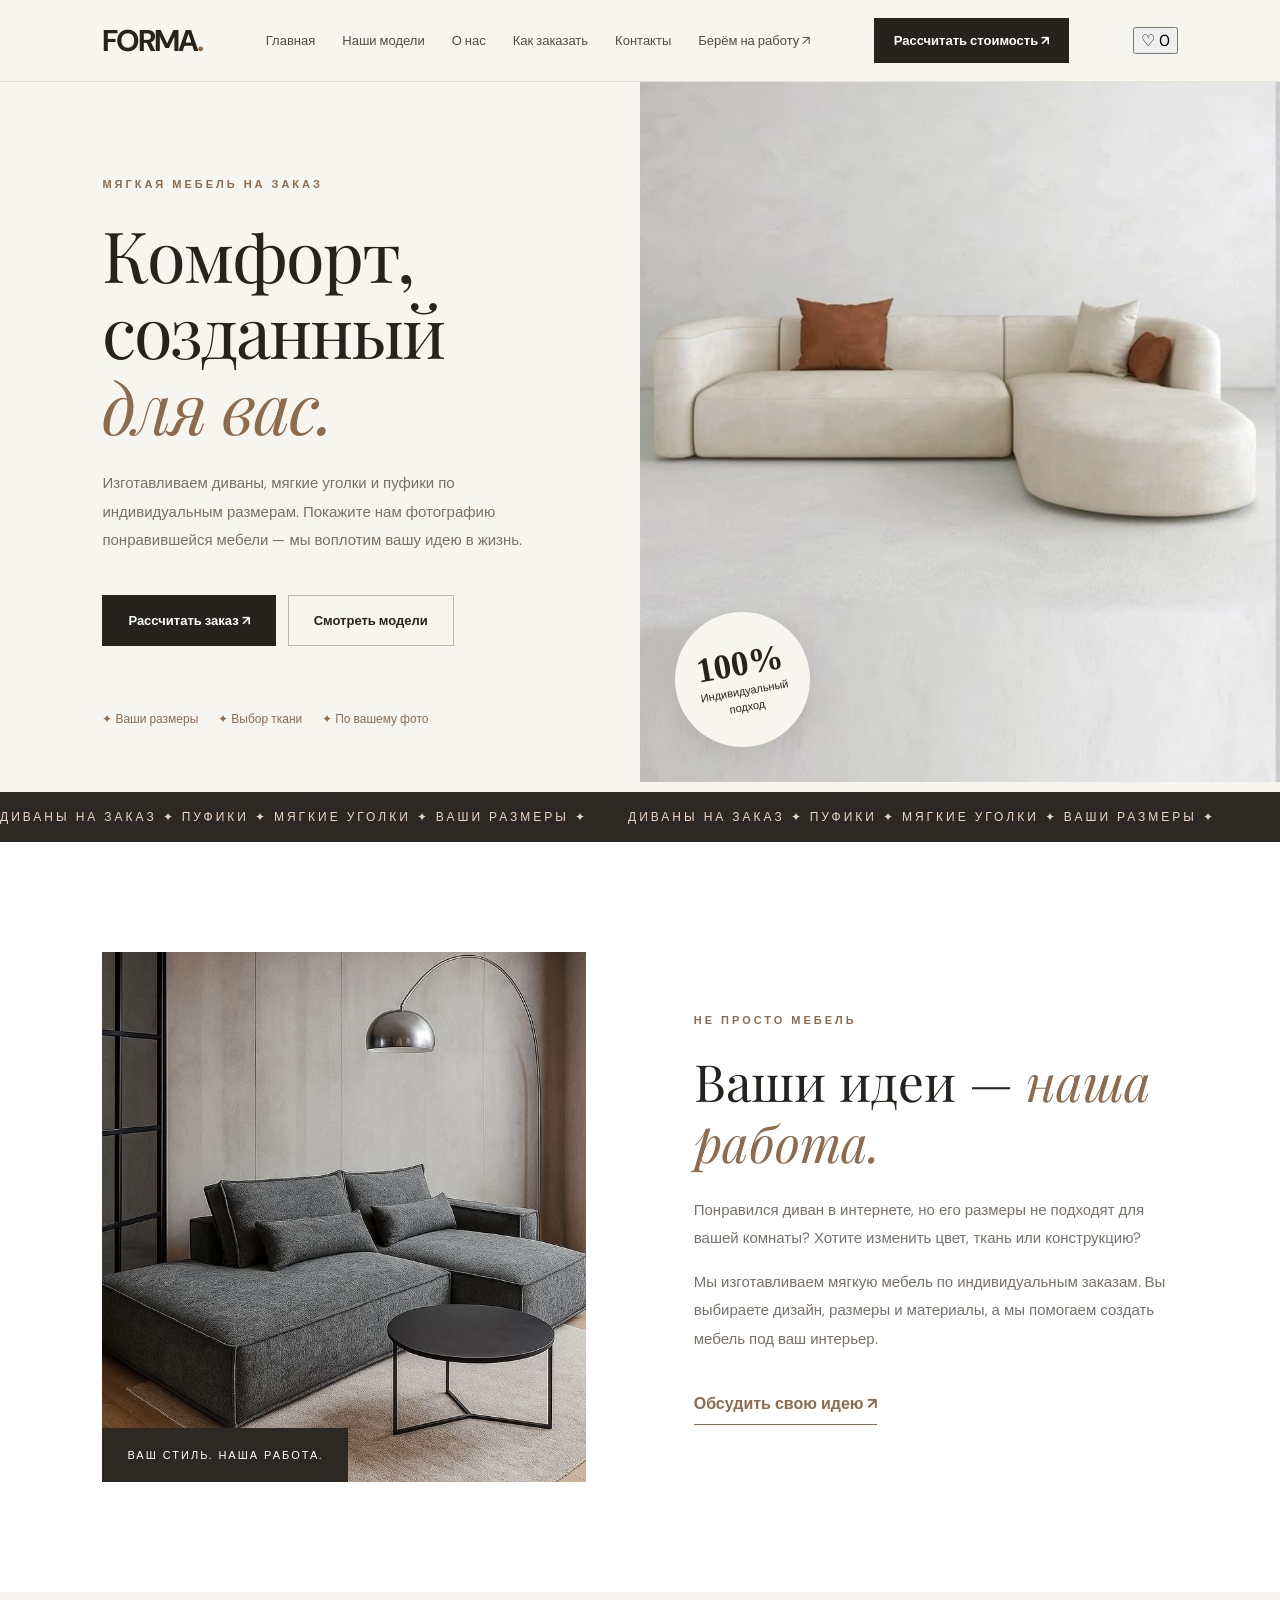
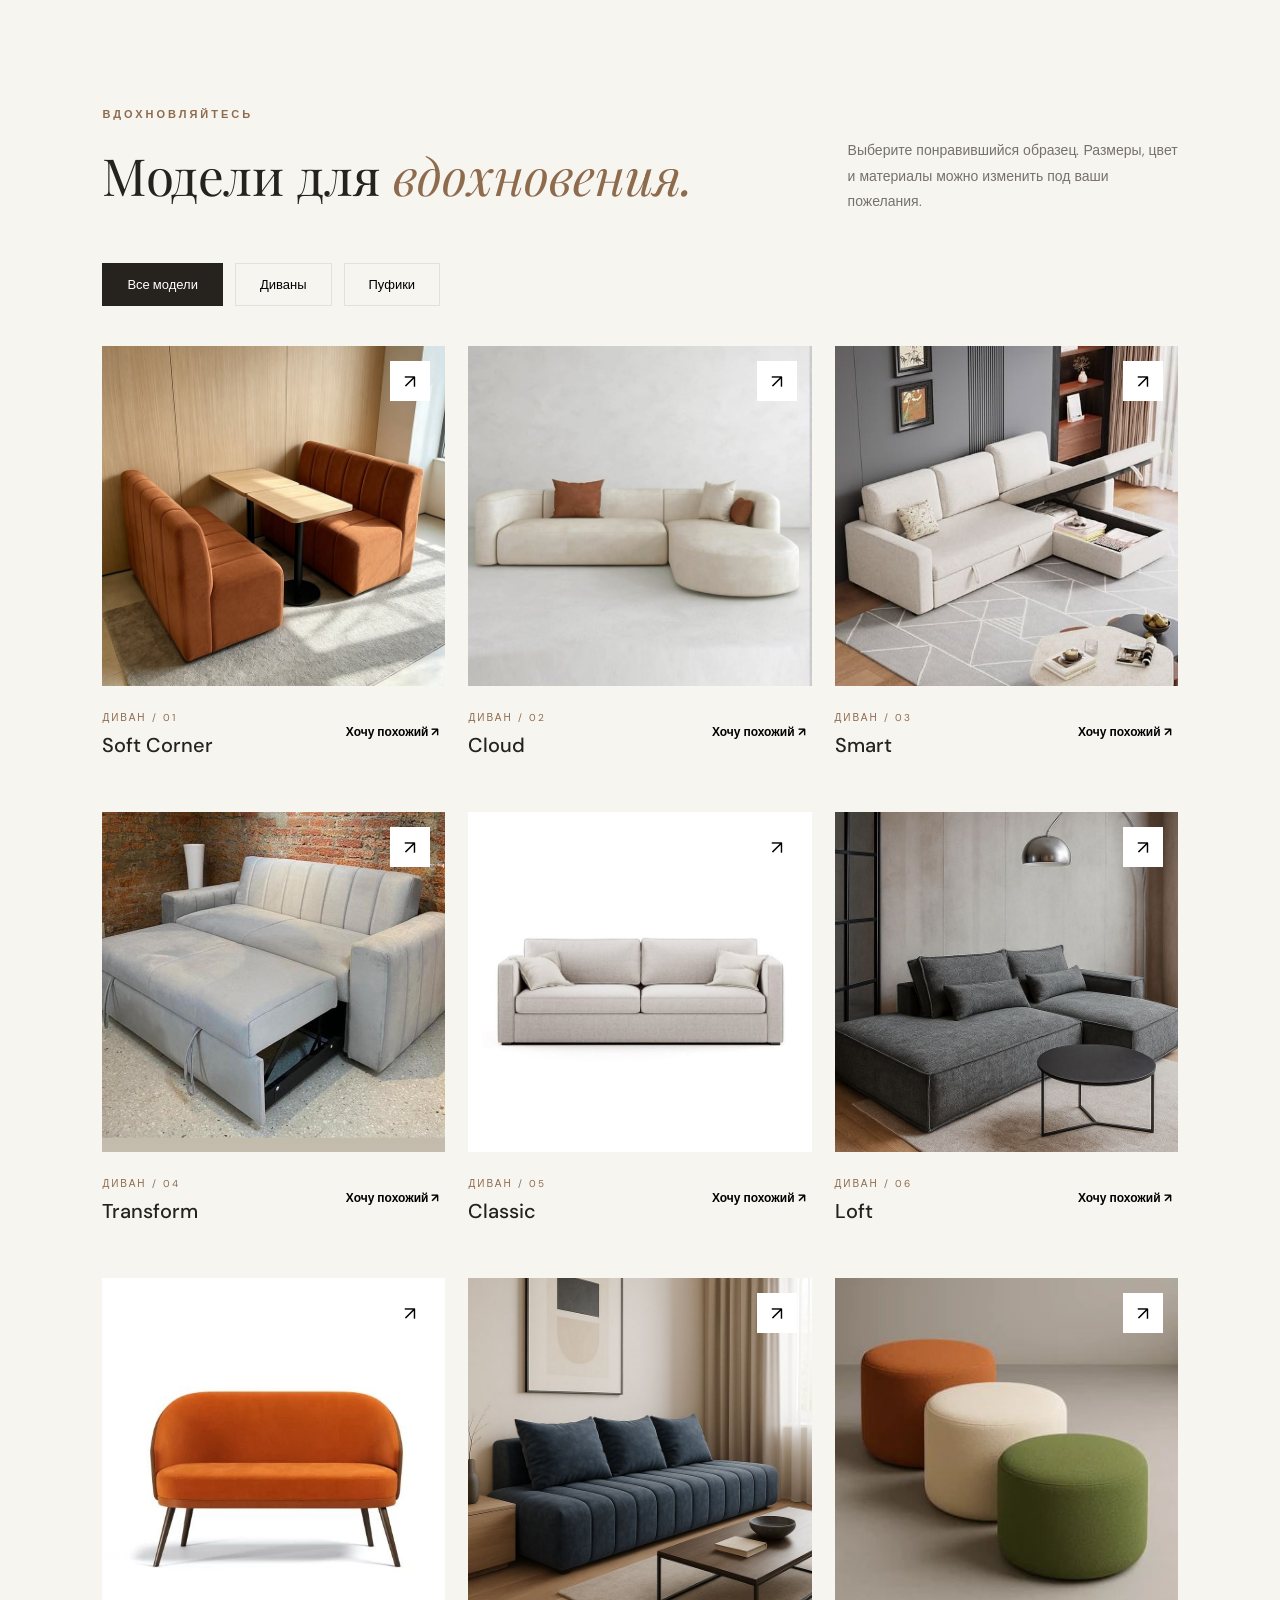
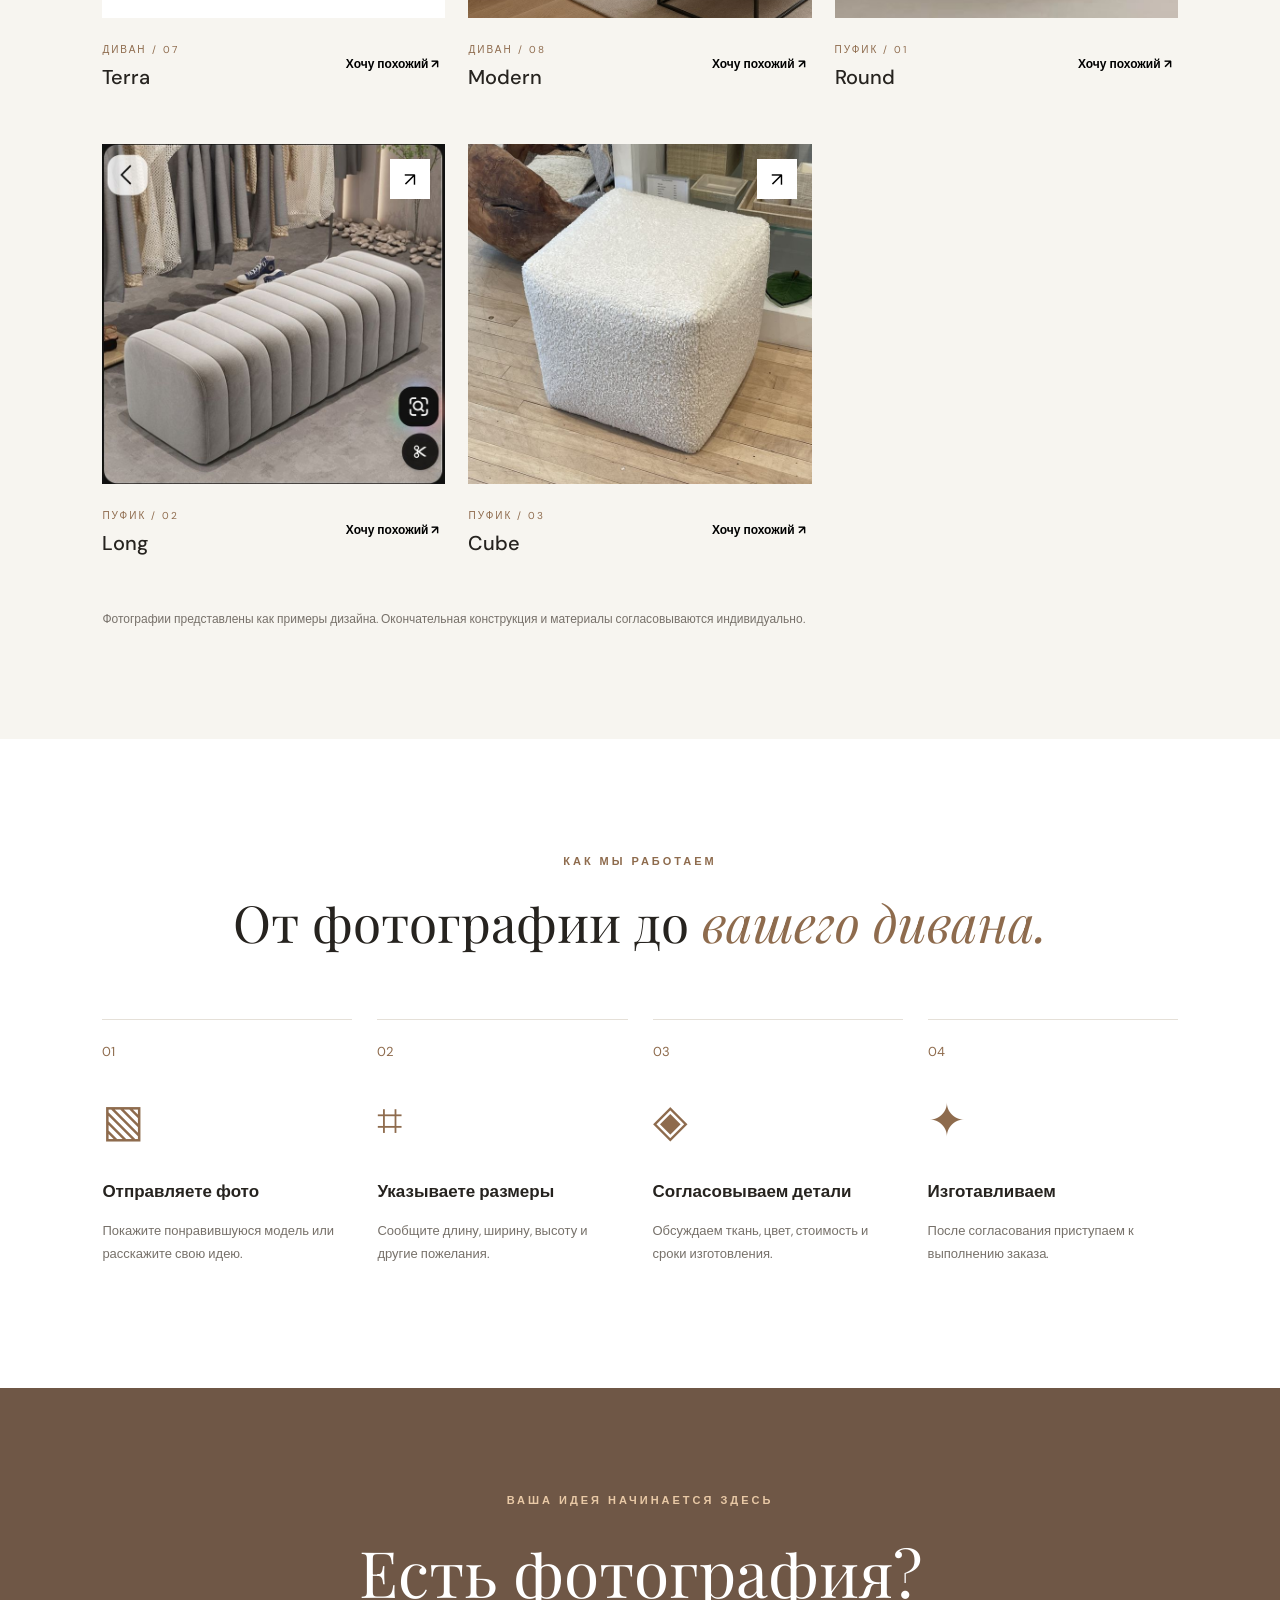
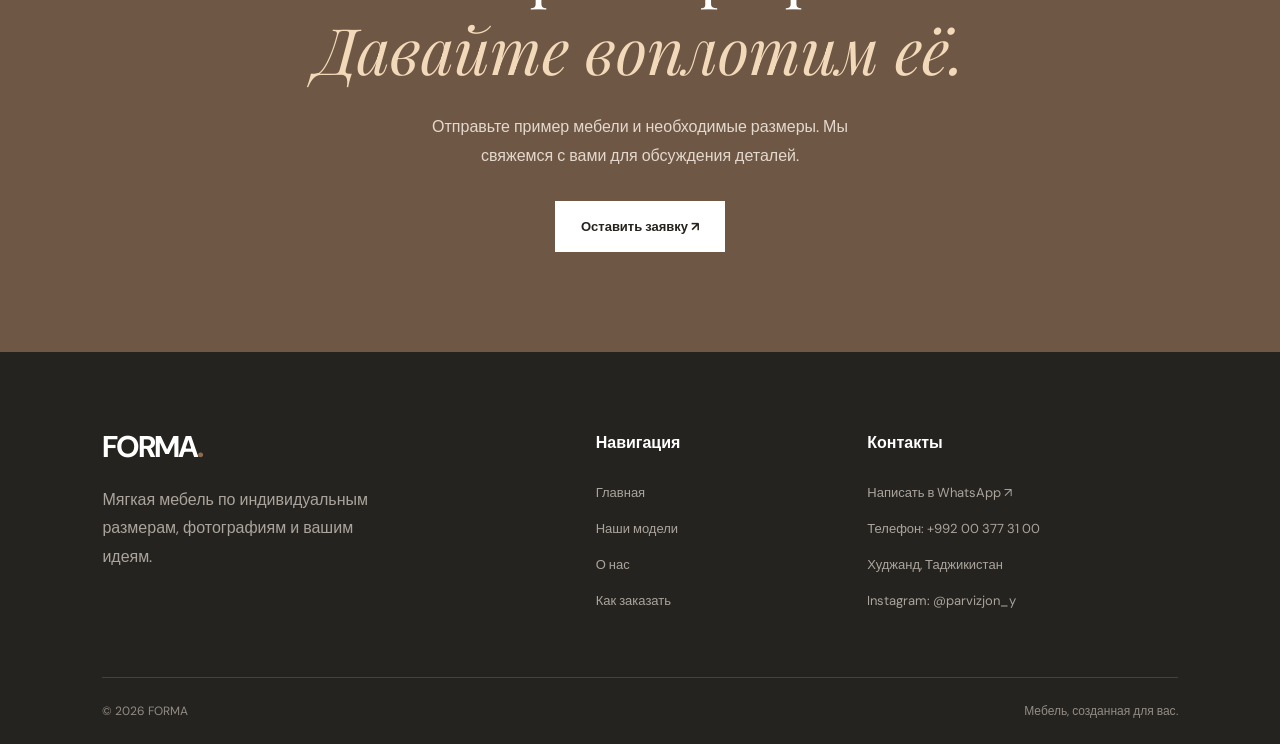
<file: index.html>
<!DOCTYPE html>
<html lang="ru">
<head>
    <meta charset="UTF-8">
    <meta name="viewport" content="width=device-width, initial-scale=1.0">
    <title>FORMA — Мягкая мебель на заказ</title>
    <link rel="stylesheet" href="style.css">
    <script src="script.js" defer></script>
</head>
<body>

<header class="header">
    <a href="#home" class="logo">FORMA<span>.</span></a>

    <nav class="nav" id="nav">
        <a href="#home">Главная</a>
        <a href="#gallery">Наши модели</a>
        <a href="#about">О нас</a>
        <a href="#steps">Как заказать</a>
        <a href="#contacts">Контакты</a>
        <a href="jobs.html">Берём на работу ↗</a>
    </nav>

    <button class="btn btn-dark header-order open-order">
        Рассчитать стоимость ↗
    </button>

    <button class="favorites-header" id="favoritesButton"
        type="button" aria-label="Показать избранное">
    ♡
    <span id="favoritesCount">0</span>
</button>

    <button class="menu-btn" id="menuBtn" aria-label="Меню">☰</button>
</header>

<main>

    <!-- ГЛАВНЫЙ ЭКРАН -->

    <section class="hero" id="home">

        <div class="hero-content">
            <span class="eyebrow">МЯГКАЯ МЕБЕЛЬ НА ЗАКАЗ</span>

            <h1>
                Комфорт,
                созданный
                <em>для вас.</em>
            </h1>

            <p>
                Изготавливаем диваны, мягкие уголки и пуфики
                по индивидуальным размерам.
                Покажите нам фотографию понравившейся мебели —
                мы воплотим вашу идею в жизнь.
            </p>

            <div class="hero-buttons">
                <button class="btn btn-dark open-order">
                    Рассчитать заказ ↗
                </button>

                <a href="#gallery" class="btn btn-outline">
                    Смотреть модели
                </a>
            </div>

            <div class="hero-features">
                <span>✦ Ваши размеры</span>
                <span>✦ Выбор ткани</span>
                <span>✦ По вашему фото</span>
            </div>
        </div>

        <div class="hero-image">
            <img src="images/divan2.jpg" alt="Мягкая мебель на заказ">

            <div class="hero-badge">
                <strong>100%</strong>
                <span>Индивидуальный подход</span>
            </div>
        </div>

    </section>

    <!-- БЕГУЩАЯ СТРОКА -->

    <div class="marquee">
        <div class="marquee-track">
            <span>ДИВАНЫ НА ЗАКАЗ ✦ ПУФИКИ ✦ МЯГКИЕ УГОЛКИ ✦ ВАШИ РАЗМЕРЫ ✦ </span>
            <span>ДИВАНЫ НА ЗАКАЗ ✦ ПУФИКИ ✦ МЯГКИЕ УГОЛКИ ✦ ВАШИ РАЗМЕРЫ ✦ </span>
        </div>
    </div>

    <!-- О НАС -->

    <section class="about section" id="about">

        <div class="about-image">
            <img src="images/divan6.jpg" alt="Современный диван">
            <div class="image-caption">ВАШ СТИЛЬ. НАША РАБОТА.</div>
        </div>

        <div class="about-content">
            <span class="eyebrow">НЕ ПРОСТО МЕБЕЛЬ</span>

            <h2>Ваши идеи — <em>наша работа.</em></h2>

            <p>
                Понравился диван в интернете, но его размеры
                не подходят для вашей комнаты? Хотите изменить
                цвет, ткань или конструкцию?
            </p>

            <p>
                Мы изготавливаем мягкую мебель по индивидуальным
                заказам. Вы выбираете дизайн, размеры и материалы,
                а мы помогаем создать мебель под ваш интерьер.
            </p>

            <button class="text-button open-order">
                Обсудить свою идею ↗
            </button>
        </div>

    </section>

    <!-- ГАЛЕРЕЯ -->

    <section class="gallery-section section" id="gallery">

        <div class="section-heading">
            <div>
                <span class="eyebrow">ВДОХНОВЛЯЙТЕСЬ</span>
                <h2>Модели для <em>вдохновения.</em></h2>
            </div>

            <p>
                Выберите понравившийся образец.
                Размеры, цвет и материалы можно
                изменить под ваши пожелания.
            </p>
        </div>

        <div class="filters">
            <button class="filter active" data-filter="all">Все модели</button>
            <button class="filter" data-filter="sofa">Диваны</button>
            <button class="filter" data-filter="puff">Пуфики</button>
        </div>

        <div class="gallery-grid">

            <!-- ДИВАН 1 -->
            <article class="product" data-category="sofa" data-name="Soft Corner">
                <div class="product-image">
                    <img src="images/divan1.jpg" alt="Диван Soft Corner" loading="lazy">
                    <button class="zoom-btn" aria-label="Увеличить">↗</button>
                    <button class="favorite-btn"
        type="button"
        aria-label="Добавить в избранное"
        aria-pressed="false">
    ♡
</button>   
                </div>
                <div class="product-info">
                    <div><small>ДИВАН / 01</small><h3>Soft Corner</h3></div>
                    <button class="choose-btn">Хочу похожий ↗</button>
                </div>
            </article>

            <!-- ДИВАН 2 -->
            <article class="product" data-category="sofa" data-name="Cloud">
                <div class="product-image">
                    <img src="images/divan2.jpg" alt="Диван Cloud" loading="lazy">
                    <button class="zoom-btn" aria-label="Увеличить">↗</button>
                </div>
                <div class="product-info">
                    <div><small>ДИВАН / 02</small><h3>Cloud</h3></div>
                    <button class="choose-btn">Хочу похожий ↗</button>
                </div>
            </article>

            <!-- ДИВАН 3 -->
            <article class="product" data-category="sofa" data-name="Smart">
                <div class="product-image">
                    <img src="images/divan3.jpg" alt="Диван Smart" loading="lazy">
                    <button class="zoom-btn" aria-label="Увеличить">↗</button>
                </div>
                <div class="product-info">
                    <div><small>ДИВАН / 03</small><h3>Smart</h3></div>
                    <button class="choose-btn">Хочу похожий ↗</button>
                </div>
            </article>

            <!-- ДИВАН 4 -->
            <article class="product" data-category="sofa" data-name="Transform">
                <div class="product-image">
                    <img src="images/divan4.jpg" alt="Диван Transform" loading="lazy">
                    <button class="zoom-btn" aria-label="Увеличить">↗</button>
                </div>
                <div class="product-info">
                    <div><small>ДИВАН / 04</small><h3>Transform</h3></div>
                    <button class="choose-btn">Хочу похожий ↗</button>
                </div>
            </article>

            <!-- ДИВАН 5 -->
            <article class="product" data-category="sofa" data-name="Classic">
                <div class="product-image">
                    <img src="images/divan5.jpg" alt="Диван Classic" loading="lazy">
                    <button class="zoom-btn" aria-label="Увеличить">↗</button>
                </div>
                <div class="product-info">
                    <div><small>ДИВАН / 05</small><h3>Classic</h3></div>
                    <button class="choose-btn">Хочу похожий ↗</button>
                </div>
            </article>

            <!-- ДИВАН 6 -->
            <article class="product" data-category="sofa" data-name="Loft">
                <div class="product-image">
                    <img src="images/divan6.jpg" alt="Диван Loft" loading="lazy">
                    <button class="zoom-btn" aria-label="Увеличить">↗</button>
                </div>
                <div class="product-info">
                    <div><small>ДИВАН / 06</small><h3>Loft</h3></div>
                    <button class="choose-btn">Хочу похожий ↗</button>
                </div>
            </article>

            <!-- ДИВАН 7 -->
            <article class="product" data-category="sofa" data-name="Terra">
                <div class="product-image">
                    <img src="images/divan7.jpg" alt="Диван Terra" loading="lazy">
                    <button class="zoom-btn" aria-label="Увеличить">↗</button>
                </div>
                <div class="product-info">
                    <div><small>ДИВАН / 07</small><h3>Terra</h3></div>
                    <button class="choose-btn">Хочу похожий ↗</button>
                </div>
            </article>

            <!-- ДИВАН 8 -->
            <article class="product" data-category="sofa" data-name="Modern">
                <div class="product-image">
                    <img src="images/divan8.jpg" alt="Диван Modern" loading="lazy">
                    <button class="zoom-btn" aria-label="Увеличить">↗</button>
                </div>
                <div class="product-info">
                    <div><small>ДИВАН / 08</small><h3>Modern</h3></div>
                    <button class="choose-btn">Хочу похожий ↗</button>
                </div>
            </article>

            <!-- ПУФИК 1 -->
            <article class="product" data-category="puff" data-name="Round">
                <div class="product-image">
                    <img src="images/puff1.jpg" alt="Пуфики Round" loading="lazy">
                    <button class="zoom-btn" aria-label="Увеличить">↗</button>
                </div>
                <div class="product-info">
                    <div><small>ПУФИК / 01</small><h3>Round</h3></div>
                    <button class="choose-btn">Хочу похожий ↗</button>
                </div>
            </article>

            <!-- ПУФИК 2 -->
            <article class="product" data-category="puff" data-name="Long">
                <div class="product-image">
                    <img src="images/puff2.jpg" alt="Пуфик Long" loading="lazy">
                    <button class="zoom-btn" aria-label="Увеличить">↗</button>
                </div>
                <div class="product-info">
                    <div><small>ПУФИК / 02</small><h3>Long</h3></div>
                    <button class="choose-btn">Хочу похожий ↗</button>
                </div>
            </article>

            <!-- ПУФИК 3 -->
            <article class="product" data-category="puff" data-name="Cube">
                <div class="product-image">
                    <img src="images/puff3.jpg" alt="Пуфик Cube" loading="lazy">
                    <button class="zoom-btn" aria-label="Увеличить">↗</button>
                </div>
                <div class="product-info">
                    <div><small>ПУФИК / 03</small><h3>Cube</h3></div>
                    <button class="choose-btn">Хочу похожий ↗</button>
                </div>
            </article>

        </div>

        <p class="gallery-note">
            Фотографии представлены как примеры дизайна.
            Окончательная конструкция и материалы согласовываются индивидуально.
        </p>
    </section>

    <!-- ЭТАПЫ -->

    <section class="steps-section section" id="steps">

        <div class="center-heading">
            <span class="eyebrow">КАК МЫ РАБОТАЕМ</span>
            <h2>От фотографии до <em>вашего дивана.</em></h2>
        </div>

        <div class="steps-grid">

            <div class="step">
                <span class="step-number">01</span>
                <div class="step-icon">▧</div>
                <h3>Отправляете фото</h3>
                <p>Покажите понравившуюся модель или расскажите свою идею.</p>
            </div>

            <div class="step">
                <span class="step-number">02</span>
                <div class="step-icon">⌗</div>
                <h3>Указываете размеры</h3>
                <p>Сообщите длину, ширину, высоту и другие пожелания.</p>
            </div>

            <div class="step">
                <span class="step-number">03</span>
                <div class="step-icon">◈</div>
                <h3>Согласовываем детали</h3>
                <p>Обсуждаем ткань, цвет, стоимость и сроки изготовления.</p>
            </div>

            <div class="step">
                <span class="step-number">04</span>
                <div class="step-icon">✦</div>
                <h3>Изготавливаем</h3>
                <p>После согласования приступаем к выполнению заказа.</p>
            </div>

        </div>
    </section>

    <!-- ПРИЗЫВ К ЗАКАЗУ -->

    <section class="cta">
        <span class="eyebrow">ВАША ИДЕЯ НАЧИНАЕТСЯ ЗДЕСЬ</span>

        <h2>
            Есть фотография?<br>
            <em>Давайте воплотим её.</em>
        </h2>

        <p>
            Отправьте пример мебели и необходимые размеры.
            Мы свяжемся с вами для обсуждения деталей.
        </p>

        <button class="btn btn-light open-order">
            Оставить заявку ↗
        </button>
    </section>

</main>

<!-- ПОДВАЛ -->

<footer id="contacts">

    <div class="footer-grid">

        <div class="footer-brand">
            <a href="#home" class="logo">FORMA<span>.</span></a>
            <p>
                Мягкая мебель по индивидуальным размерам,
                фотографиям и вашим идеям.
            </p>
        </div>

        <div class="footer-column">
            <h4>Навигация</h4>
            <a href="#home">Главная</a>
            <a href="#gallery">Наши модели</a>
            <a href="#about">О нас</a>
            <a href="#steps">Как заказать</a>
        </div>

        <div class="footer-column">
            <h4>Контакты</h4>
            <a href="#" id="footerWhatsapp">Написать в WhatsApp ↗</a>
            <p>Телефон: +992 00 377 31 00</p>
            <p>Худжанд, Таджикистан</p>
            <p>
    Instagram:
    <a href="https://www.instagram.com/parvizjon_y/"
       target="_blank" rel="noopener noreferrer">
        @parvizjon_y
    </a>
</p>
        </div>

    </div>

    <div class="footer-bottom">
        <span>© 2026 FORMA</span>
        <span>Мебель, созданная для вас.</span>
    </div>

</footer>

<!-- ФОРМА ЗАКАЗА -->

<div class="modal" id="orderModal" role="dialog"
     aria-modal="true" aria-label="Форма заказа">

    <div class="modal-content">

        <button class="close-modal" id="closeModal"
                aria-label="Закрыть">×</button>

        <span class="eyebrow">ИНДИВИДУАЛЬНЫЙ ЗАКАЗ</span>

        <h2>Расскажите о вашей <em>идее.</em></h2>

        <p class="form-intro">
            Заполните форму, чтобы подготовить заявку в WhatsApp.
        </p>

        <form id="orderForm">

            <div class="form-row">

                <div class="field">
                    <label for="clientName">Ваше имя *</label>
                    <input type="text" id="clientName"
                           placeholder="Ваше имя" required>
                </div>

                <div class="field">
                    <label for="clientPhone">Телефон *</label>
                    <input type="tel" id="clientPhone"
                           placeholder="+992 ..." required>
                </div>

            </div>

            <div class="field">
                <label for="furnitureType">Тип мебели</label>
                <select id="furnitureType">
                    <option>Диван</option>
                    <option>Угловой диван</option>
                    <option>Пуфик</option>
                    <option>Банкетка</option>
                    <option>Другое</option>
                </select>
            </div>

            <div class="field">
                <label for="selectedModel">Выбранная модель</label>
                <input type="text" id="selectedModel"
                       placeholder="Название или своя идея">
            </div>

            <label class="dimensions-label">
                Размеры в сантиметрах
            </label>

            <div class="form-row dimensions">

                <div class="field">
                    <input type="number" id="length"
                           min="1" placeholder="Длина">
                </div>

                <div class="field">
                    <input type="number" id="width"
                           min="1" placeholder="Ширина">
                </div>

                <div class="field">
                    <input type="number" id="height"
                           min="1" placeholder="Высота">
                </div>

            </div>

            <div class="field">
                <label for="fabric">Ткань и цвет</label>
                <input type="text" id="fabric"
                       placeholder="Например: бежевый велюр">
            </div>

            <div class="field">
                <label for="referencePhoto">Фотография мебели</label>

                <label class="upload-area" for="referencePhoto">
                    <span>＋</span>
                    <strong>Выбрать фотографию</strong>
                    <small id="fileName">JPG, PNG или WEBP</small>
                </label>

                <input type="file" id="referencePhoto"
                       accept="image/*" hidden>
            </div>

            <div class="field">
                <label for="comment">Дополнительные пожелания</label>
                <textarea id="comment" rows="4"
                    placeholder="Например: нужны ящики для хранения"></textarea>
            </div>

            <button type="submit" class="btn btn-dark submit-btn">
                Продолжить в WhatsApp ↗
            </button>

            <p class="form-note">
                Фотографию нужно будет прикрепить в WhatsApp вручную.
            </p>

        </form>

    </div>
</div>

<!-- УВЕЛИЧЕНИЕ ФОТО -->

<div class="lightbox" id="lightbox">
    <button class="lightbox-close" id="closeLightbox"
            aria-label="Закрыть">×</button>
    <img id="lightboxImage" alt="Увеличенная фотография">
</div>

</body>
</html>
</file>
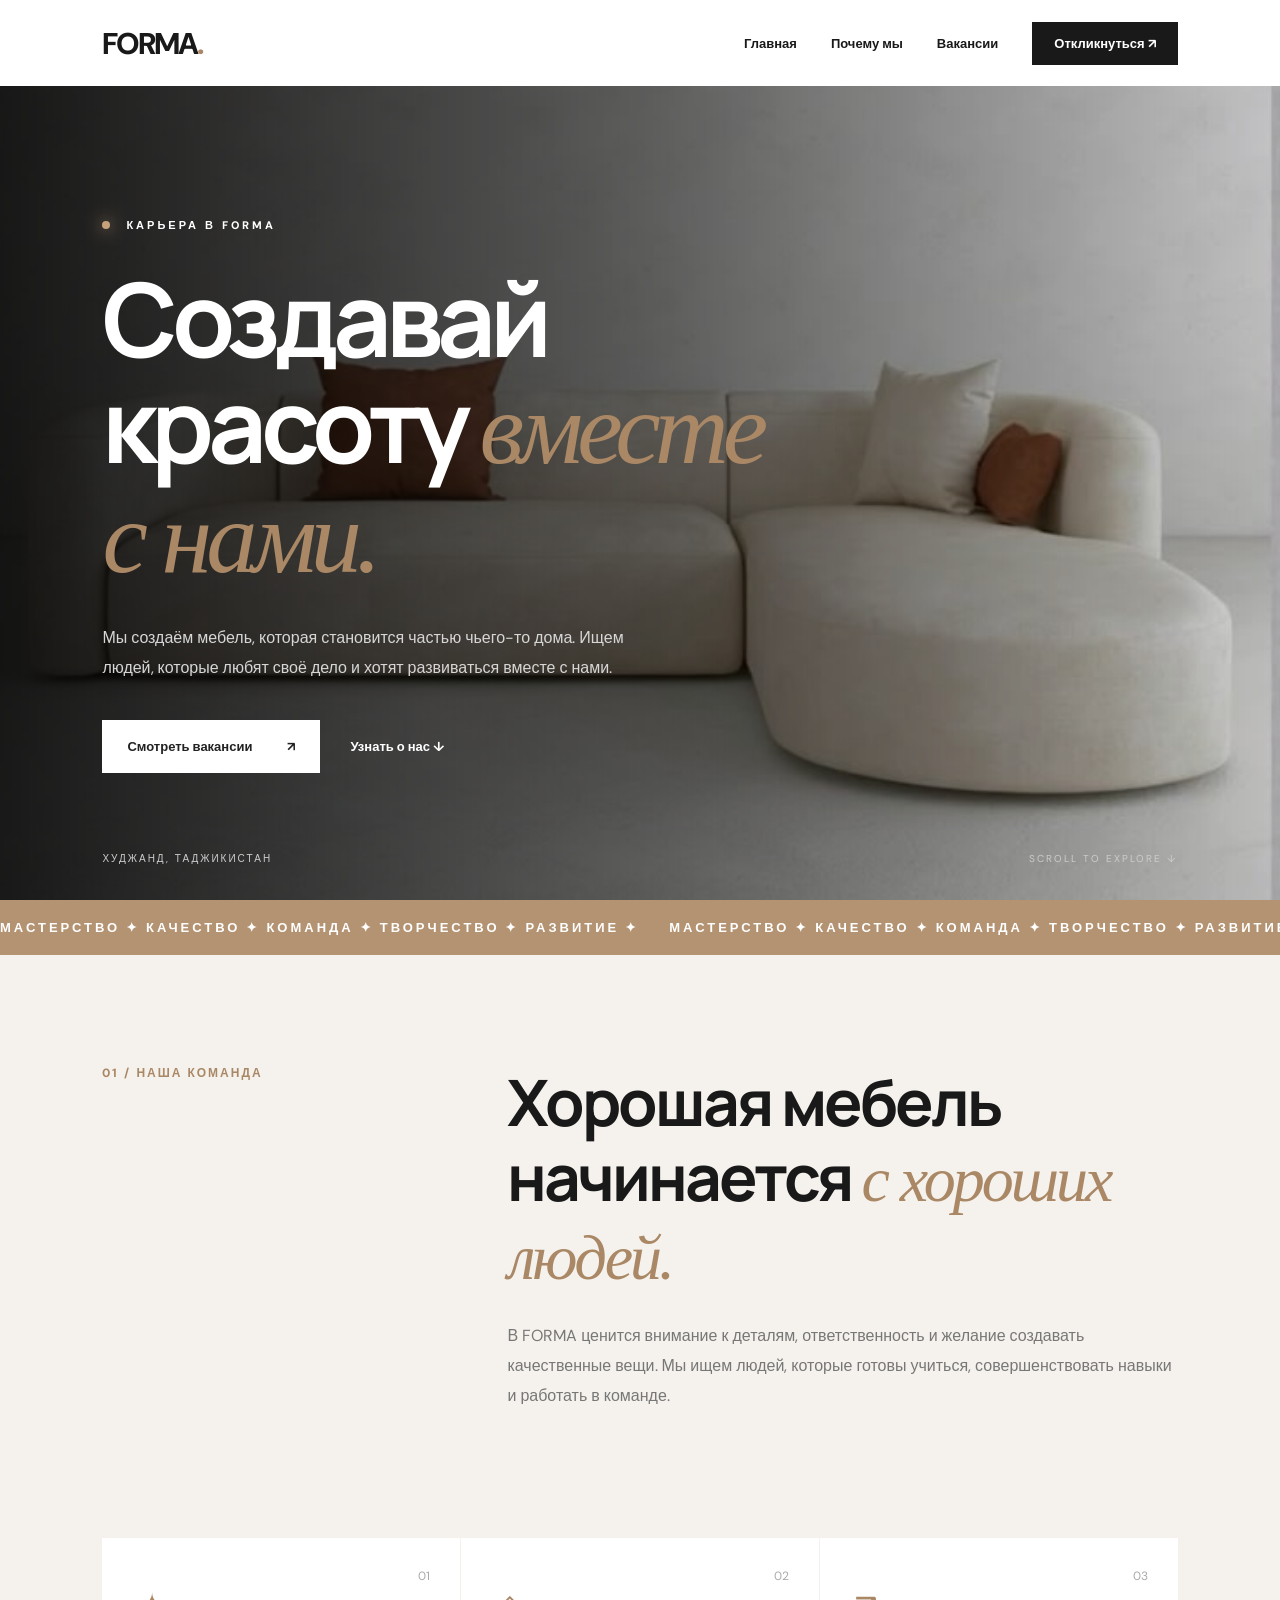
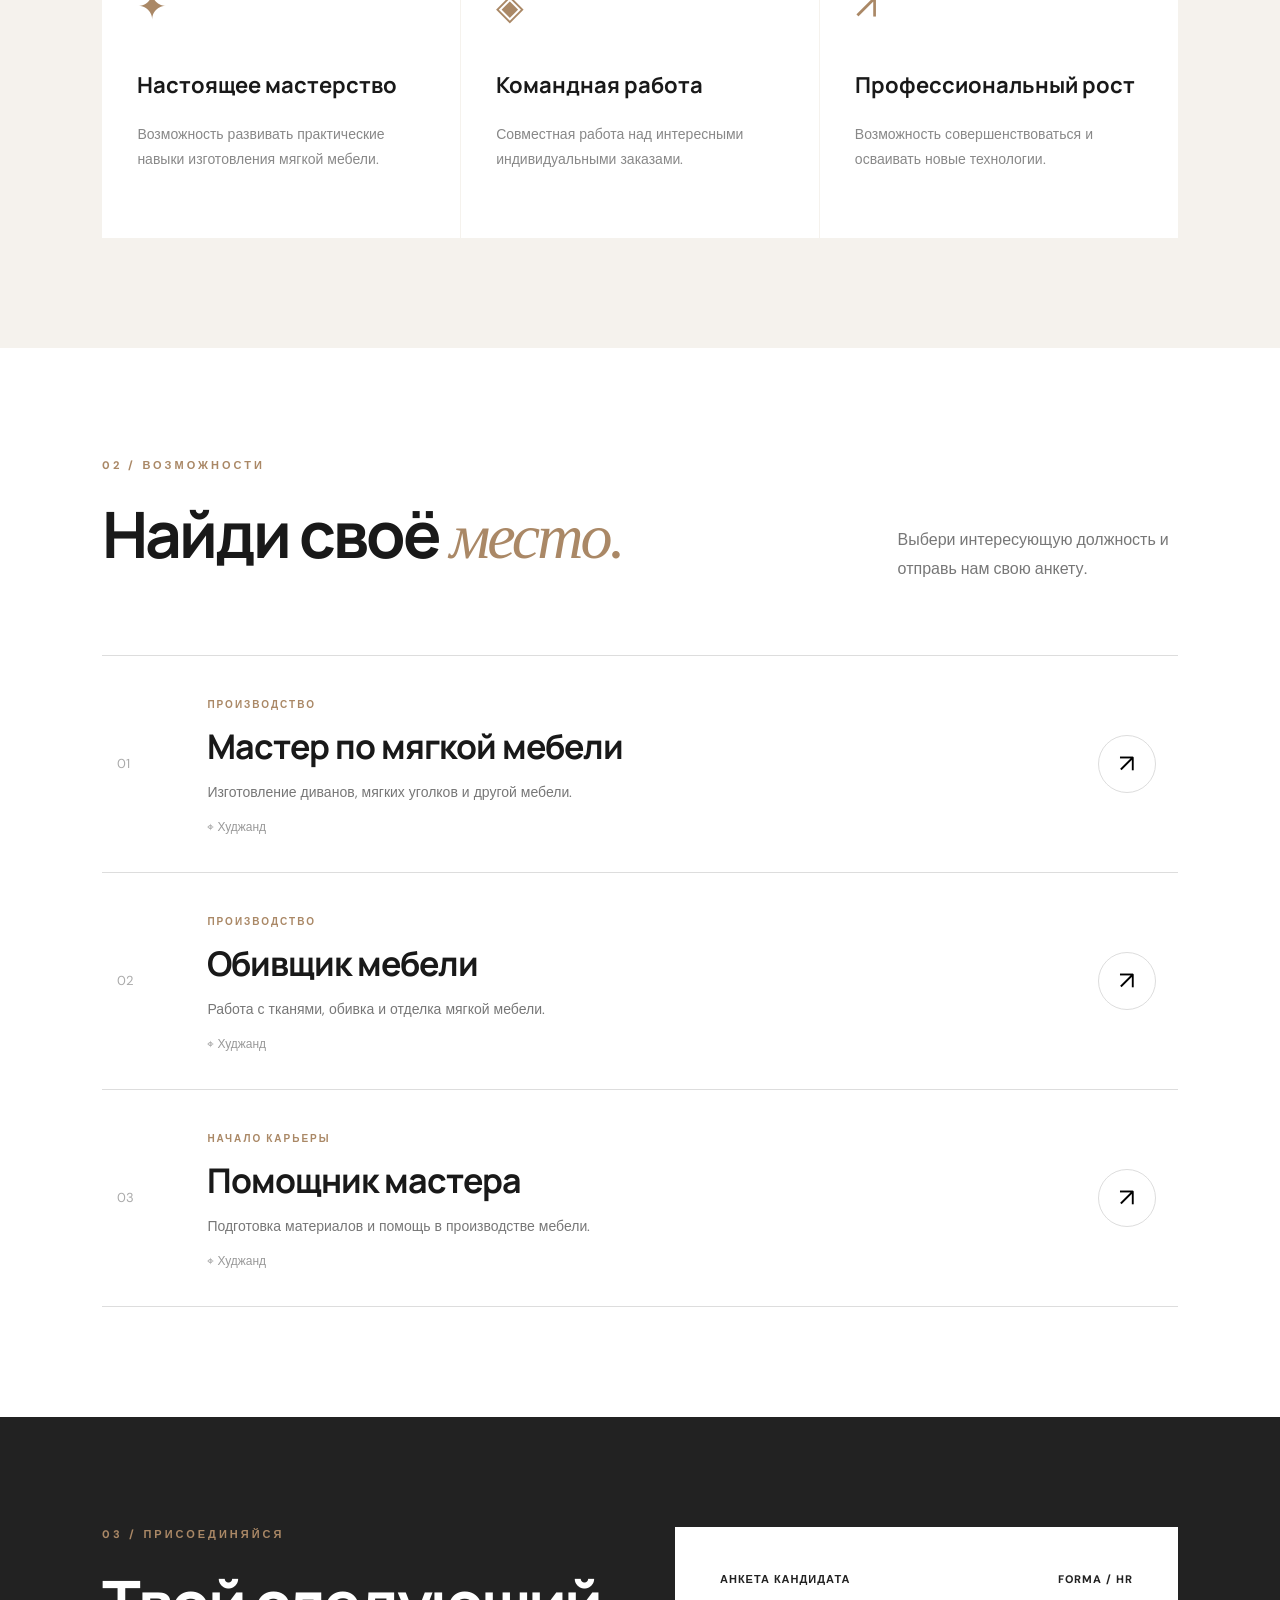
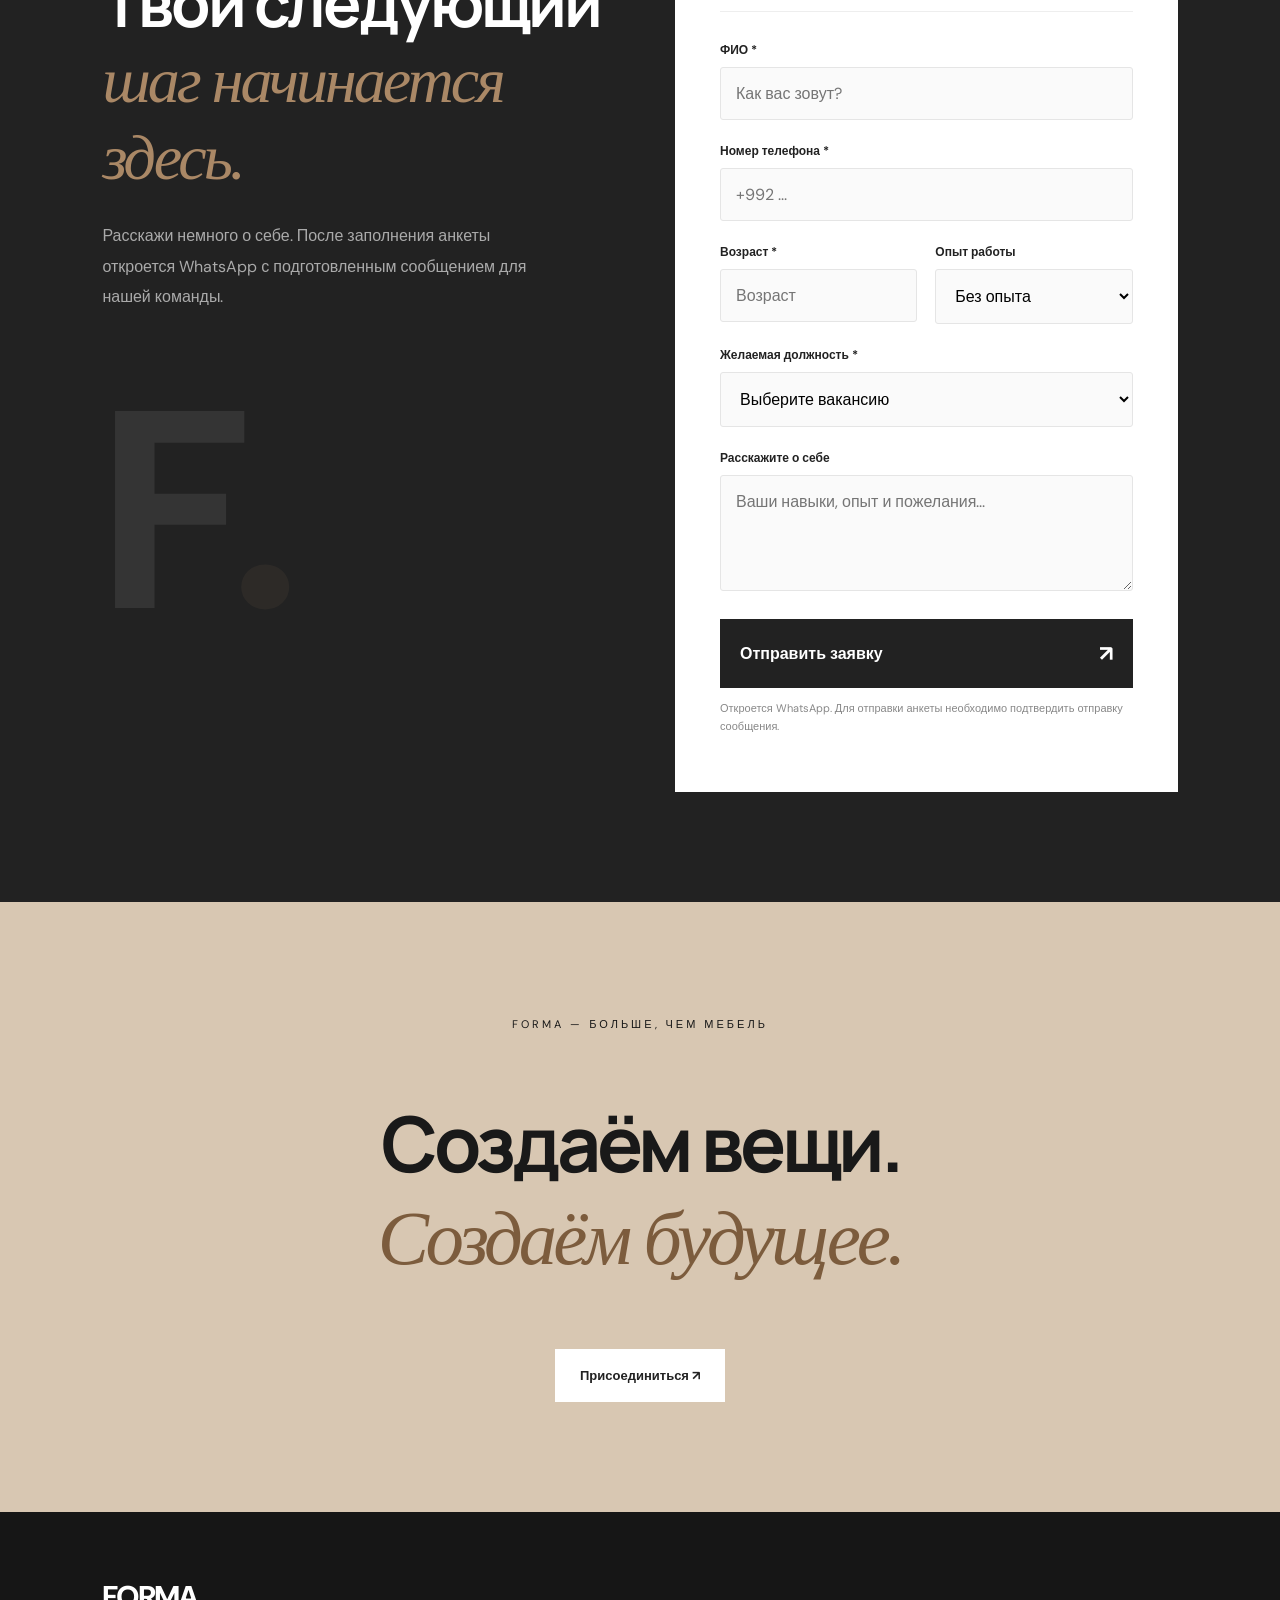
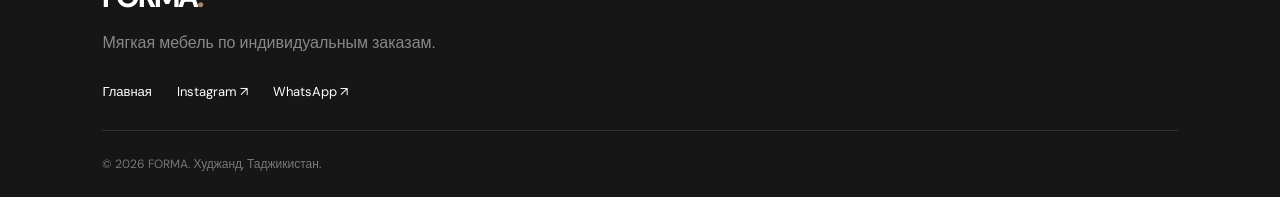
<file: jobs.html>
<!DOCTYPE html>
<html lang="ru">
<head>
    <meta charset="UTF-8">
    <meta name="viewport" content="width=device-width, initial-scale=1.0">
    <title>Карьера — FORMA</title>
    <link rel="stylesheet" href="jobs.css">
    <script src="jobs.js" defer></script>
</head>
<body>

<header class="header">
    <a href="index.html" class="logo">FORMA<span>.</span></a>
    <nav>
        <a href="index.html">Главная</a>
        <a href="#benefits">Почему мы</a>
        <a href="#vacancies">Вакансии</a>
        <a href="#application" class="nav-apply">Откликнуться ↗</a>
    </nav>
    <button class="menu-btn" id="menuBtn" aria-label="Открыть меню">☰</button>
</header>

<main>
    <section class="hero">
        <div class="hero-image"></div>
        <div class="hero-shade"></div>

        <div class="hero-content reveal">
            <span class="eyebrow"><span class="dot"></span> КАРЬЕРА В FORMA</span>
            <h1>Создавай<br>красоту <em>вместе<br>с нами.</em></h1>
            <p>
                Мы создаём мебель, которая становится частью
                чьего-то дома. Ищем людей, которые любят
                своё дело и хотят развиваться вместе с нами.
            </p>
            <div class="hero-actions">
                <a href="#vacancies" class="btn btn-light">Смотреть вакансии <span>↗</span></a>
                <a href="#benefits" class="hero-link">Узнать о нас ↓</a>
            </div>
        </div>

        <div class="hero-bottom">
            <span>ХУДЖАНД, ТАДЖИКИСТАН</span>
            <span>SCROLL TO EXPLORE ↓</span>
        </div>
    </section>

    <div class="marquee">
        <div class="marquee-track">
            <span>МАСТЕРСТВО ✦ КАЧЕСТВО ✦ КОМАНДА ✦ ТВОРЧЕСТВО ✦ РАЗВИТИЕ ✦ </span>
            <span>МАСТЕРСТВО ✦ КАЧЕСТВО ✦ КОМАНДА ✦ ТВОРЧЕСТВО ✦ РАЗВИТИЕ ✦ </span>
        </div>
    </div>

    <section class="intro section reveal" id="benefits">
        <div class="intro-label">01 / НАША КОМАНДА</div>
        <div>
            <h2>Хорошая мебель начинается <em>с хороших людей.</em></h2>
            <p>
                В FORMA ценится внимание к деталям, ответственность
                и желание создавать качественные вещи.
                Мы ищем людей, которые готовы учиться,
                совершенствовать навыки и работать в команде.
            </p>
        </div>
    </section>

    <section class="advantages section">
        <div class="advantage reveal">
            <span class="adv-icon">✦</span>
            <span class="adv-number">01</span>
            <h3>Настоящее мастерство</h3>
            <p>Возможность развивать практические навыки изготовления мягкой мебели.</p>
        </div>
        <div class="advantage reveal">
            <span class="adv-icon">◈</span>
            <span class="adv-number">02</span>
            <h3>Командная работа</h3>
            <p>Совместная работа над интересными индивидуальными заказами.</p>
        </div>
        <div class="advantage reveal">
            <span class="adv-icon">↗</span>
            <span class="adv-number">03</span>
            <h3>Профессиональный рост</h3>
            <p>Возможность совершенствоваться и осваивать новые технологии.</p>
        </div>
    </section>

    <section class="vacancies section" id="vacancies">
        <div class="section-heading reveal">
            <div>
                <span class="section-tag">02 / ВОЗМОЖНОСТИ</span>
                <h2>Найди своё <em>место.</em></h2>
            </div>
            <p>Выбери интересующую должность и отправь нам свою анкету.</p>
        </div>

        <div class="job-list">
            <article class="job reveal">
                <span class="job-index">01</span>
                <div class="job-main">
                    <span class="job-category">ПРОИЗВОДСТВО</span>
                    <h3>Мастер по мягкой мебели</h3>
                    <p>Изготовление диванов, мягких уголков и другой мебели.</p>
                    <span class="job-location">⌖ Худжанд</span>
                </div>
                <button class="job-button" data-job="Мастер по мягкой мебели" aria-label="Откликнуться на вакансию мастера">↗</button>
            </article>

            <article class="job reveal">
                <span class="job-index">02</span>
                <div class="job-main">
                    <span class="job-category">ПРОИЗВОДСТВО</span>
                    <h3>Обивщик мебели</h3>
                    <p>Работа с тканями, обивка и отделка мягкой мебели.</p>
                    <span class="job-location">⌖ Худжанд</span>
                </div>
                <button class="job-button" data-job="Обивщик мебели" aria-label="Откликнуться на вакансию обивщика">↗</button>
            </article>

            <article class="job reveal">
                <span class="job-index">03</span>
                <div class="job-main">
                    <span class="job-category">НАЧАЛО КАРЬЕРЫ</span>
                    <h3>Помощник мастера</h3>
                    <p>Подготовка материалов и помощь в производстве мебели.</p>
                    <span class="job-location">⌖ Худжанд</span>
                </div>
                <button class="job-button" data-job="Помощник мастера" aria-label="Откликнуться на вакансию помощника">↗</button>
            </article>
        </div>
    </section>

    <section class="application section" id="application">
        <div class="application-info reveal">
            <span class="section-tag">03 / ПРИСОЕДИНЯЙСЯ</span>
            <h2>Твой следующий <em>шаг начинается здесь.</em></h2>
            <p>
                Расскажи немного о себе. После заполнения
                анкеты откроется WhatsApp с подготовленным
                сообщением для нашей команды.
            </p>
            <div class="application-decoration">F<span>.</span></div>
        </div>

        <div class="form-card reveal">
            <div class="form-top">
                <span>АНКЕТА КАНДИДАТА</span>
                <span>FORMA / HR</span>
            </div>

            <form id="jobForm">
                <div class="field">
                    <label for="fullName">ФИО *</label>
                    <input type="text" id="fullName" placeholder="Как вас зовут?" required>
                </div>

                <div class="field">
                    <label for="phone">Номер телефона *</label>
                    <input type="tel" id="phone" placeholder="+992 ..." required>
                </div>

                <div class="form-row">
                    <div class="field">
                        <label for="age">Возраст *</label>
                        <input type="number" id="age" min="16" max="100" placeholder="Возраст" required>
                    </div>
                    <div class="field">
                        <label for="experience">Опыт работы</label>
                        <select id="experience">
                            <option>Без опыта</option>
                            <option>Менее 1 года</option>
                            <option>1–3 года</option>
                            <option>Более 3 лет</option>
                        </select>
                    </div>
                </div>

                <div class="field">
                    <label for="position">Желаемая должность *</label>
                    <select id="position" required>
                        <option value="">Выберите вакансию</option>
                        <option>Мастер по мягкой мебели</option>
                        <option>Обивщик мебели</option>
                        <option>Помощник мастера</option>
                    </select>
                </div>

                <div class="field">
                    <label for="about">Расскажите о себе</label>
                    <textarea id="about" rows="4" placeholder="Ваши навыки, опыт и пожелания..."></textarea>
                </div>

                <button type="submit" class="submit-btn">
                    Отправить заявку <span>↗</span>
                </button>
                <p class="form-note">
                    Откроется WhatsApp. Для отправки анкеты
                    необходимо подтвердить отправку сообщения.
                </p>
            </form>
        </div>
    </section>

    <section class="final-banner">
        <span>FORMA — БОЛЬШЕ, ЧЕМ МЕБЕЛЬ</span>
        <h2>Создаём вещи.<br><em>Создаём будущее.</em></h2>
        <a href="#application" class="btn btn-light">Присоединиться ↗</a>
    </section>
</main>

<footer>
    <a href="index.html" class="logo">FORMA<span>.</span></a>
    <p>Мягкая мебель по индивидуальным заказам.</p>
    <div class="footer-links">
        <a href="index.html">Главная</a>
        <a href="https://www.instagram.com/parvizjon_y/" target="_blank" rel="noopener noreferrer">Instagram ↗</a>
        <a href="https://wa.me/992926483100" target="_blank" rel="noopener noreferrer">WhatsApp ↗</a>
    </div>
    <div class="copyright">© 2026 FORMA. Худжанд, Таджикистан.</div>
</footer>

</body>
</html>
</file>
<file: style.css>
@import url('https://fonts.googleapis.com/css2?family=DM+Sans:wght@400;500;600;700&family=Playfair+Display:ital,wght@0,400;0,500;0,600;1,400;1,500&display=swap');

:root {
    --bg: #f7f5f0;
    --white: #ffffff;
    --text: #26231f;
    --muted: #77716a;
    --brown: #8e6b4d;
    --line: #e5e0d8;
}

* {
    box-sizing: border-box;
}

html {
    scroll-behavior: smooth;
    scroll-padding-top: 85px;
}

body {
    margin: 0;
    background: var(--bg);
    color: var(--text);
    font-family: 'DM Sans', Arial, sans-serif;
}

body.no-scroll {
    overflow: hidden;
}

button, input, select, textarea {
    font: inherit;
}

button {
    cursor: pointer;
}

a {
    color: inherit;
    text-decoration: none;
}

img {
    display: block;
    width: 100%;
}

h1, h2, h3, p {
    margin-top: 0;
}

h1, h2 {
    font-family: 'Playfair Display', Georgia, serif;
    font-weight: 400;
}

h1 em, h2 em {
    color: var(--brown);
    font-weight: 400;
}

.section {
    padding: 110px 8%;
}

.eyebrow {
    color: var(--brown);
    font-size: 11px;
    font-weight: 700;
    letter-spacing: 3px;
}

.btn {
    display: inline-flex;
    align-items: center;
    justify-content: center;
    gap: 20px;
    border: 1px solid transparent;
    padding: 16px 25px;
    font-size: 13px;
    font-weight: 700;
    transition: 0.3s;
}

.btn:hover {
    transform: translateY(-3px);
}

.btn-dark {
    background: var(--text);
    color: white;
}

.btn-dark:hover {
    background: var(--brown);
}

.btn-outline {
    background: transparent;
    border-color: #bfb8ae;
}

.btn-outline:hover {
    background: white;
}

.btn-light {
    background: white;
    color: var(--text);
}

.btn-light:hover {
    background: #e9d9c7;
}

/* ШАПКА */

.header {
    height: 82px;
    padding: 0 8%;
    display: flex;
    align-items: center;
    justify-content: space-between;
    background: rgba(247,245,240,0.96);
    border-bottom: 1px solid var(--line);
    position: sticky;
    top: 0;
    z-index: 100;
    backdrop-filter: blur(15px);
}

.logo {
    font-size: 30px;
    font-weight: 700;
    letter-spacing: -2px;
}

.logo span {
    color: var(--brown);
}

.nav {
    display: flex;
    align-items: center;
    gap: 27px;
}

.nav a {
    font-size: 13px;
    color: #514d47;
    transition: 0.3s;
}

.nav a:hover {
    color: var(--brown);
}

.header-order {
    padding: 13px 19px;
}

.menu-btn {
    display: none;
    border: none;
    background: none;
    font-size: 29px;
}

/* ГЛАВНЫЙ ЭКРАН */

.hero {
    display: grid;
    grid-template-columns: 1fr 1fr;
    min-height: 680px;
}

.hero-content {
    padding: 95px 8% 65px 16%;
    display: flex;
    flex-direction: column;
    align-items: flex-start;
    justify-content: center;
}

.hero h1 {
    font-size: clamp(54px, 5.5vw, 86px);
    line-height: 1.08;
    letter-spacing: -2px;
    margin: 25px 0;
}

.hero h1 em {
    display: block;
}

.hero-content > p {
    max-width: 470px;
    color: var(--muted);
    line-height: 1.9;
    font-size: 15px;
}

.hero-buttons {
    display: flex;
    gap: 12px;
    flex-wrap: wrap;
    margin-top: 25px;
}

.hero-features {
    display: flex;
    gap: 20px;
    flex-wrap: wrap;
    margin-top: 65px;
    color: var(--brown);
    font-size: 12px;
}

.hero-image {
    height: 700px;
    position: relative;
    overflow: hidden;
    background: #e7e2da;
}

.hero-image > img {
    height: 100%;
    object-fit: cover;
    object-position: center 65%;
    transition: transform 1s;
}

.hero-image:hover > img {
    transform: scale(1.04);
}

.hero-badge {
    position: absolute;
    bottom: 35px;
    left: 35px;
    width: 135px;
    height: 135px;
    background: var(--bg);
    border-radius: 50%;
    display: flex;
    flex-direction: column;
    justify-content: center;
    align-items: center;
    text-align: center;
    transform: rotate(-10deg);
    box-shadow: 0 10px 30px #00000015;
}

.hero-badge strong {
    font-family: Georgia, serif;
    font-size: 35px;
}

.hero-badge span {
    font-size: 11px;
    max-width: 90px;
    line-height: 1.4;
}

/* БЕГУЩАЯ СТРОКА */

.marquee {
    overflow: hidden;
    background: #2c2925;
    color: #e9d7c2;
    padding: 17px 0;
}

.marquee-track {
    display: flex;
    width: max-content;
    animation: marquee 30s linear infinite;
}

.marquee-track span {
    flex-shrink: 0;
    font-size: 12px;
    letter-spacing: 3px;
    padding-right: 40px;
}

@keyframes marquee {
    to {
        transform: translateX(-50%);
    }
}

/* О НАС */

.about {
    display: grid;
    grid-template-columns: 1fr 1fr;
    align-items: center;
    gap: 10%;
    background: white;
}

.about-image {
    position: relative;
}

.about-image img {
    height: 530px;
    object-fit: cover;
}

.image-caption {
    position: absolute;
    bottom: 0;
    left: 0;
    background: #2c2925;
    color: white;
    padding: 20px 25px;
    font-size: 11px;
    letter-spacing: 2px;
}

.about-content h2,
.section-heading h2,
.center-heading h2 {
    font-size: clamp(37px, 4vw, 57px);
    line-height: 1.2;
    margin: 22px 0;
}

.about-content p {
    color: var(--muted);
    line-height: 1.9;
    font-size: 15px;
}

.text-button {
    margin-top: 25px;
    background: none;
    border: none;
    border-bottom: 1px solid var(--brown);
    padding: 0 0 10px;
    color: var(--brown);
    font-weight: 700;
}

/* ГАЛЕРЕЯ */

.gallery-section {
    background: var(--bg);
}

.section-heading {
    display: flex;
    justify-content: space-between;
    align-items: end;
    gap: 30px;
}

.section-heading > p {
    max-width: 330px;
    color: var(--muted);
    line-height: 1.8;
    font-size: 14px;
}

.filters {
    display: flex;
    gap: 12px;
    margin: 35px 0 40px;
    flex-wrap: wrap;
}

.filter {
    padding: 12px 24px;
    border: 1px solid var(--line);
    background: transparent;
    font-size: 13px;
    transition: 0.3s;
}

.filter:hover,
.filter.active {
    background: var(--text);
    color: white;
    border-color: var(--text);
}

.gallery-grid {
    display: grid;
    grid-template-columns: repeat(3, minmax(0, 1fr));
    gap: 35px 23px;
}

.product {
    min-width: 0;
}

.product.hidden {
    display: none;
}

.product-image {
    height: 340px;
    background: #ebe7e1;
    position: relative;
    overflow: hidden;
}

.product-image img {
    width: 100%;
    height: 100%;
    object-fit: cover;
    transition: transform 0.6s;
}

.product:hover .product-image img {
    transform: scale(1.07);
}

.zoom-btn {
    position: absolute;
    top: 15px;
    right: 15px;
    border: none;
    background: white;
    width: 40px;
    height: 40px;
    font-size: 19px;
    transition: 0.3s;
}

.zoom-btn:hover {
    background: var(--text);
    color: white;
}

.product-info {
    display: flex;
    justify-content: space-between;
    align-items: center;
    gap: 10px;
    padding: 19px 0;
}

.product-info small {
    color: var(--brown);
    font-size: 10px;
    letter-spacing: 2px;
}

.product-info h3 {
    font-size: 20px;
    margin: 6px 0 0;
    font-weight: 500;
}

.choose-btn {
    border: none;
    background: none;
    font-size: 12px;
    font-weight: 700;
    white-space: nowrap;
    transition: 0.3s;
}

.choose-btn:hover {
    color: var(--brown);
}

.gallery-note {
    margin: 35px 0 0;
    color: var(--muted);
    font-size: 12px;
    line-height: 1.6;
}

/* ЭТАПЫ ЗАКАЗА */

.steps-section {
    background: white;
}

.center-heading {
    text-align: center;
    margin-bottom: 65px;
}

.steps-grid {
    display: grid;
    grid-template-columns: repeat(4, minmax(0, 1fr));
    gap: 25px;
}

.step {
    border-top: 1px solid var(--line);
    padding-top: 20px;
}

.step-number {
    color: var(--brown);
    font-size: 13px;
}

.step-icon {
    font-size: 45px;
    margin: 30px 0;
    font-weight: 300;
    color: var(--brown);
}

.step h3 {
    font-size: 17px;
}

.step p {
    color: var(--muted);
    line-height: 1.8;
    font-size: 13px;
}

/* БЛОК ЗАКАЗА */

.cta {
    background: #6f5746;
    color: white;
    padding: 100px 20px;
    text-align: center;
}

.cta .eyebrow {
    color: #e9c9a6;
}

.cta h2 {
    font-size: clamp(42px, 5vw, 70px);
    line-height: 1.2;
    margin: 25px 0;
}

.cta h2 em {
    color: #f2d9b9;
}

.cta p {
    color: #e4d8cc;
    line-height: 1.8;
    max-width: 460px;
    margin: 0 auto 30px;
}

/* ПОДВАЛ */

footer {
    background: #25231f;
    color: white;
    padding: 75px 8% 25px;
}

.footer-grid {
    display: grid;
    grid-template-columns: 2fr 1fr 1.4fr;
    gap: 50px;
}

.footer-brand p {
    max-width: 300px;
    color: #aaa49c;
    line-height: 1.8;
    margin-top: 20px;
}

.footer-column {
    display: flex;
    flex-direction: column;
    align-items: flex-start;
    gap: 14px;
}

.footer-column h4 {
    margin: 5px 0 15px;
}

.footer-column a,
.footer-column p {
    color: #aaa49c;
    font-size: 13px;
    margin: 0;
    line-height: 1.7;
}

.footer-column a:hover {
    color: white;
}

.footer-bottom {
    border-top: 1px solid #45413b;
    margin-top: 65px;
    padding-top: 25px;
    display: flex;
    justify-content: space-between;
    gap: 15px;
    color: #928c85;
    font-size: 12px;
}

/* ФОРМА ЗАКАЗА */

.modal,
.lightbox {
    position: fixed;
    inset: 0;
    z-index: 300;
    background: rgba(20,18,16,0.8);
    display: none;
    align-items: center;
    justify-content: center;
    padding: 20px;
}

.modal.show,
.lightbox.show {
    display: flex;
}

.modal-content {
    width: 650px;
    max-width: 100%;
    max-height: 92vh;
    overflow-y: auto;
    background: var(--bg);
    padding: 40px;
    position: relative;
    animation: modalIn 0.3s ease;
}

@keyframes modalIn {
    from {
        opacity: 0;
        transform: translateY(25px);
    }
    to {
        opacity: 1;
        transform: translateY(0);
    }
}

.close-modal {
    position: absolute;
    right: 20px;
    top: 15px;
    border: none;
    background: none;
    font-size: 30px;
}

.modal-content h2 {
    font-size: 38px;
    margin: 15px 0;
}

.form-intro {
    color: var(--muted);
    font-size: 13px;
    line-height: 1.6;
}

.form-row {
    display: grid;
    grid-template-columns: 1fr 1fr;
    gap: 15px;
}

.form-row.dimensions {
    grid-template-columns: repeat(3, minmax(0, 1fr));
}

.field {
    margin-top: 17px;
}

.field label,
.dimensions-label {
    display: block;
    font-size: 12px;
    font-weight: 700;
    margin-bottom: 8px;
}

.dimensions-label {
    margin-top: 20px;
}

.dimensions .field {
    margin-top: 0;
}

.field input,
.field select,
.field textarea {
    width: 100%;
    border: 1px solid #ddd7ce;
    padding: 13px;
    background: white;
    outline: none;
    border-radius: 0;
    font-size: 13px;
}

.field input:focus,
.field select:focus,
.field textarea:focus {
    border-color: var(--brown);
}

.field textarea {
    resize: vertical;
}

.upload-area {
    border: 1px dashed #b7a99a;
    background: #ede8e0;
    padding: 22px;
    text-align: center;
    cursor: pointer;
}

.upload-area span {
    display: block;
    font-size: 27px;
    color: var(--brown);
}

.upload-area strong,
.upload-area small {
    display: block;
}

.upload-area small {
    margin-top: 8px;
    color: var(--muted);
    overflow-wrap: anywhere;
}

.submit-btn {
    width: 100%;
    margin-top: 25px;
}

.form-note {
    font-size: 11px;
    color: var(--muted);
    text-align: center;
    line-height: 1.6;
}

/* УВЕЛИЧЕНИЕ ФОТО */

.lightbox {
    z-index: 400;
}

.lightbox img {
    width: auto;
    max-width: 95%;
    max-height: 88vh;
    object-fit: contain;
}

.lightbox-close {
    position: absolute;
    top: 15px;
    right: 25px;
    background: none;
    border: none;
    color: white;
    font-size: 40px;
}

/* ИСПРАВЛЕННАЯ АНИМАЦИЯ */

/* По умолчанию всё видно */
.reveal {
    opacity: 1;
    transform: none;
}

/* Анимация включается только при работе JS */
.js-ready .reveal {
    opacity: 0;
    transform: translateY(30px);
    transition: opacity 0.7s ease, transform 0.7s ease;
}

.js-ready .reveal.visible {
    opacity: 1;
    transform: translateY(0);
}

/* ПЛАНШЕТ */

@media (max-width: 1050px) {
    .nav {
        gap: 14px;
    }

    .nav a {
        font-size: 12px;
    }

    .header-order {
        display: none;
    }

    .hero-content {
        padding-left: 10%;
    }

    .gallery-grid {
        grid-template-columns: repeat(2, minmax(0, 1fr));
    }

    .steps-grid {
        grid-template-columns: repeat(2, minmax(0, 1fr));
    }
}

/* ТЕЛЕФОН */

@media (max-width: 750px) {
    .header {
        height: 70px;
        padding: 0 6%;
    }

    .menu-btn {
        display: block;
    }

    .nav {
        display: none;
        position: absolute;
        top: 70px;
        left: 0;
        right: 0;
        background: var(--bg);
        flex-direction: column;
        align-items: stretch;
        padding: 25px 7%;
        gap: 22px;
        box-shadow: 0 15px 25px #00000015;
    }

    .nav.open {
        display: flex;
    }

    .hero {
        grid-template-columns: 1fr;
    }

    .hero-content {
        padding: 65px 7%;
    }

    .hero h1 {
        font-size: clamp(48px, 10vw, 70px);
    }

    .hero-features {
        margin-top: 40px;
    }

    .hero-image {
        min-height: 440px;
        height: 440px;
    }

    .hero-badge {
        width: 110px;
        height: 110px;
        left: 20px;
        bottom: 20px;
    }

    .section {
        padding: 75px 6%;
    }

    .about {
        grid-template-columns: 1fr;
        gap: 40px;
    }

    .about-image img {
        height: 400px;
    }

    .section-heading {
        display: block;
    }

    .gallery-grid {
        gap: 20px 15px;
    }

    .product-image {
        height: 260px;
    }

    .product-info {
        align-items: flex-start;
        flex-direction: column;
    }

    .steps-grid {
        gap: 35px 20px;
    }

    .footer-grid {
        grid-template-columns: 1fr 1fr;
    }

    .footer-brand {
        grid-column: 1 / -1;
    }

    .footer-bottom {
        flex-direction: column;
    }
}

@media (max-width: 480px) {
    .hero-buttons {
        flex-direction: column;
        width: 100%;
    }

    .hero-buttons .btn {
        width: 100%;
    }

    .gallery-grid {
        grid-template-columns: 1fr;
    }

    .product-image {
        height: 350px;
    }

    .product-info {
        flex-direction: row;
        align-items: center;
    }

    .steps-grid {
        grid-template-columns: 1fr;
    }

    .footer-grid {
        grid-template-columns: 1fr;
    }

    .footer-brand {
        grid-column: auto;
    }

    .modal-content {
        padding: 30px 20px;
    }

    .form-row {
        grid-template-columns: 1fr;
        gap: 0;
    }

    .form-row.dimensions {
        grid-template-columns: repeat(3, minmax(0, 1fr));
        gap: 8px;
    }

    .dimensions input {
        padding: 10px 5px;
        font-size: 12px;
    }

    .modal-content h2 {
        font-size: 30px;
    }
}

@media (prefers-reduced-motion: reduce) {
    *, *::before, *::after {
        animation-duration: 0.01ms !important;
        transition-duration: 0.01ms !important;
        scroll-behavior: auto !important;
    }

    .js-ready .reveal {
        opacity: 1;
        transform: none;
    }
}
</file>
<file: jobs.css>
@import url('https://fonts.googleapis.com/css2?family=DM+Sans:wght@400;500;600;700&family=Manrope:wght@400;500;600;700;800&display=swap');

:root {
    --dark: #191919;
    --cream: #f5f2ed;
    --accent: #aa8866;
    --muted: #777;
}

* { box-sizing: border-box; }

html { scroll-behavior: smooth; }

body {
    margin: 0;
    font-family: 'DM Sans', sans-serif;
    color: var(--dark);
    background: var(--cream);
}

h1, h2, h3 {
    font-family: 'Manrope', sans-serif;
}

a { text-decoration: none; color: inherit; }
button, input, select, textarea { font: inherit; }
button { cursor: pointer; }
.section { padding: 110px 8%; }

.header {
    height: 86px;
    padding: 0 8%;
    display: flex;
    align-items: center;
    justify-content: space-between;
    background: #fff;
    position: relative;
    z-index: 10;
}

.logo {
    font-size: 30px;
    font-weight: 800;
    letter-spacing: -2px;
}
.logo span { color: var(--accent); }

.header nav {
    display: flex;
    align-items: center;
    gap: 34px;
}
.header nav a {
    font-size: 13px;
    font-weight: 700;
    transition: color .3s;
}
.header nav a:hover { color: var(--accent); }

.nav-apply {
    padding: 13px 22px;
    background: var(--dark);
    color: #fff !important;
}
.nav-apply:hover { background: var(--accent); }

.menu-btn {
    display: none;
    border: 0;
    background: none;
    font-size: 26px;
}

/* HERO */
.hero {
    min-height: 740px;
    height: calc(100svh - 86px);
    max-height: 1050px;
    position: relative;
    display: flex;
    align-items: center;
    overflow: hidden;
    color: white;
    background: #222;
}

.hero-image {
    position: absolute;
    inset: 0;
    background: url('images/divan2.jpg') center / cover;
    transform: scale(1.07);
    animation: heroZoom 15s ease-out forwards;
}

.hero-shade {
    position: absolute;
    inset: 0;
    background: linear-gradient(90deg,
        rgba(0,0,0,.88),
        rgba(0,0,0,.56) 52%,
        rgba(0,0,0,.18));
}

.hero-content {
    position: relative;
    z-index: 2;
    padding: 60px 8%;
    max-width: 1000px;
}

.eyebrow, .section-tag {
    font-size: 11px;
    font-weight: 800;
    letter-spacing: 3px;
}
.dot {
    display: inline-block;
    width: 8px;
    height: 8px;
    margin-right: 10px;
    border-radius: 50%;
    background: #c4a17a;
    box-shadow: 0 0 16px #c4a17a;
}

.hero h1 {
    font-size: clamp(56px, 8vw, 125px);
    letter-spacing: -6px;
    line-height: 1.03;
    margin: 32px 0;
}
em {
    font-family: Georgia, serif;
    font-weight: 400;
    color: var(--accent);
}

.hero-content > p {
    max-width: 540px;
    font-size: 16px;
    line-height: 1.9;
    color: #d6d6d6;
}

.hero-actions {
    display: flex;
    gap: 30px;
    align-items: center;
    margin-top: 36px;
}
.btn {
    display: inline-flex;
    gap: 35px;
    align-items: center;
    padding: 18px 25px;
    font-weight: 700;
    font-size: 13px;
    transition: .3s;
}
.btn-light { background: white; color: #222; }
.btn-light:hover {
    background: var(--accent);
    color: white;
    transform: translateY(-4px);
}
.hero-link { font-size: 13px; font-weight: 700; }

.hero-bottom {
    position: absolute;
    bottom: 35px;
    left: 8%;
    right: 8%;
    display: flex;
    justify-content: space-between;
    font-size: 10px;
    letter-spacing: 2px;
    color: #ccc;
}

@keyframes heroZoom {
    to { transform: scale(1); }
}

/* MARQUEE */
.marquee {
    overflow: hidden;
    padding: 19px 0;
    background: #b49372;
    color: white;
}
.marquee-track {
    display: flex;
    width: max-content;
    animation: marquee 22s linear infinite;
}
.marquee-track span {
    white-space: nowrap;
    font-weight: 800;
    letter-spacing: 3px;
    padding-right: 30px;
    font-size: 13px;
}
@keyframes marquee {
    to { transform: translateX(-50%); }
}

/* INTRO */
.intro {
    display: grid;
    grid-template-columns: 1fr 2fr;
    gap: 70px;
}
.intro-label {
    color: var(--accent);
    font-size: 12px;
    font-weight: 800;
    letter-spacing: 2px;
}
.intro h2,
.section-heading h2,
.application h2 {
    font-size: clamp(38px, 5vw, 68px);
    line-height: 1.17;
    letter-spacing: -3px;
    margin: 0 0 25px;
}
.intro p {
    max-width: 680px;
    color: var(--muted);
    line-height: 1.9;
    font-size: 16px;
}

/* ADVANTAGES */
.advantages {
    display: grid;
    grid-template-columns: repeat(3, 1fr);
    gap: 1px;
    padding-top: 0;
}
.advantage {
    background: white;
    padding: 45px 35px;
    min-height: 300px;
    position: relative;
    transition: .35s;
}
.advantage:hover {
    background: #222;
    color: white;
    transform: translateY(-7px);
}
.adv-icon { font-size: 36px; color: var(--accent); }
.adv-number {
    position: absolute;
    right: 30px;
    top: 30px;
    color: #aaa;
    font-size: 12px;
}
.advantage h3 { margin-top: 40px; font-size: 22px; }
.advantage p { color: #888; line-height: 1.8; font-size: 14px; }

/* VACANCIES */
.vacancies { background: #fff; }
.section-heading {
    display: flex;
    justify-content: space-between;
    align-items: end;
    gap: 40px;
    margin-bottom: 55px;
}
.section-tag { color: var(--accent); display: block; margin-bottom: 25px; }
.section-heading p { color: #777; max-width: 280px; line-height: 1.8; }

.job {
    border-top: 1px solid #ddd;
    display: grid;
    grid-template-columns: 70px 1fr 65px;
    gap: 20px;
    padding: 36px 15px;
    align-items: center;
    transition: .3s;
}
.job:last-child { border-bottom: 1px solid #ddd; }
.job:hover { background: #f7f3ee; padding-left: 30px; }
.job-index { color: #aaa; font-size: 13px; }
.job-category {
    font-size: 10px;
    color: var(--accent);
    letter-spacing: 2px;
    font-weight: 800;
}
.job h3 {
    font-size: clamp(23px, 3vw, 34px);
    margin: 10px 0;
    letter-spacing: -1px;
}
.job p { color: #777; font-size: 14px; }
.job-location { color: #999; font-size: 12px; }
.job-button {
    width: 58px;
    height: 58px;
    border-radius: 50%;
    border: 1px solid #ddd;
    background: transparent;
    font-size: 25px;
    transition: .3s;
}
.job-button:hover {
    background: #222;
    color: white;
    transform: rotate(45deg);
}

/* APPLICATION */
.application {
    background: #222;
    color: white;
    display: grid;
    grid-template-columns: 1fr 1fr;
    gap: 70px;
}
.application-info { position: relative; }
.application-info p {
    max-width: 450px;
    color: #aaa;
    line-height: 1.9;
}
.application-decoration {
    font-size: clamp(150px, 22vw, 330px);
    font-weight: 800;
    opacity: .08;
    line-height: 1;
    margin-top: 60px;
}
.application-decoration span { color: var(--accent); }

.form-card {
    background: #fff;
    color: #222;
    padding: 45px;
    align-self: start;
}
.form-top {
    display: flex;
    justify-content: space-between;
    border-bottom: 1px solid #eee;
    padding-bottom: 25px;
    margin-bottom: 30px;
    font-size: 11px;
    letter-spacing: 1px;
    font-weight: 800;
}
.field { margin-bottom: 23px; }
.field label {
    display: block;
    margin-bottom: 9px;
    font-size: 12px;
    font-weight: 800;
}
.field input,
.field select,
.field textarea {
    width: 100%;
    border: 1px solid #e5e5e5;
    padding: 15px;
    background: #fafafa;
    outline: none;
    border-radius: 3px;
    transition: .3s;
}
.field input:focus,
.field select:focus,
.field textarea:focus {
    border-color: var(--accent);
    background: white;
}
.field textarea { resize: vertical; }
.form-row { display: grid; grid-template-columns: 1fr 1fr; gap: 18px; }

.submit-btn {
    display: flex;
    justify-content: space-between;
    align-items: center;
    width: 100%;
    padding: 20px;
    border: 0;
    background: #222;
    color: white;
    font-weight: 800;
    transition: .3s;
}
.submit-btn:hover { background: var(--accent); }
.submit-btn span { font-size: 22px; }
.form-note { font-size: 11px; color: #888; line-height: 1.7; }

/* FINAL */
.final-banner {
    padding: 110px 8%;
    text-align: center;
    background: #d8c7b2;
}
.final-banner > span { font-size: 11px; letter-spacing: 3px; }
.final-banner h2 {
    font-size: clamp(40px, 6vw, 80px);
    letter-spacing: -4px;
    line-height: 1.2;
}
.final-banner em { color: #7c5c3d; }

/* FOOTER */
footer {
    background: #161616;
    color: white;
    padding: 65px 8% 25px;
}
footer p { color: #888; }
.footer-links {
    display: flex;
    gap: 25px;
    margin: 30px 0;
    font-size: 13px;
}
.footer-links a:hover { color: var(--accent); }
.copyright {
    border-top: 1px solid #333;
    padding-top: 25px;
    color: #777;
    font-size: 12px;
}

/* ANIMATIONS */
.reveal {
    opacity: 0;
    transform: translateY(35px);
    transition: opacity .8s, transform .8s;
}
.reveal.visible {
    opacity: 1;
    transform: translateY(0);
}

/* MOBILE */
@media (max-width: 850px) {
    .header { height: 72px; }
    .menu-btn { display: block; }
    .header nav {
        display: none;
        position: absolute;
        top: 72px;
        left: 0;
        right: 0;
        padding: 30px 8%;
        background: white;
        flex-direction: column;
        align-items: stretch;
    }
    .header nav.open { display: flex; }

    .hero { min-height: 680px; height: auto; }
    .hero-content { padding: 100px 8%; }
    .hero h1 { letter-spacing: -3px; }
    .hero-shade { background: rgba(0,0,0,.65); }
    .hero-actions { flex-wrap: wrap; }
    .intro, .application { grid-template-columns: 1fr; }
    .advantages { grid-template-columns: 1fr; gap: 12px; }
    .section-heading { flex-direction: column; align-items: start; }
    .application-decoration { display: none; }
    .section { padding: 75px 6%; }
    .form-card { padding: 28px; }
}
@media (max-width: 480px) {
    .hero h1 { font-size: 52px; }
    .hero-bottom { font-size: 8px; }
    .job { grid-template-columns: 30px 1fr 45px; gap: 10px; }
    .job-button { width: 44px; height: 44px; }
    .form-row { grid-template-columns: 1fr; gap: 0; }
    .footer-links { flex-wrap: wrap; }
}

@media (prefers-reduced-motion: reduce) {
    *, *::before, *::after {
        animation-duration: .01ms !important;
        transition-duration: .01ms !important;
    }
    .reveal { opacity: 1; transform: none; }
}
</file>
